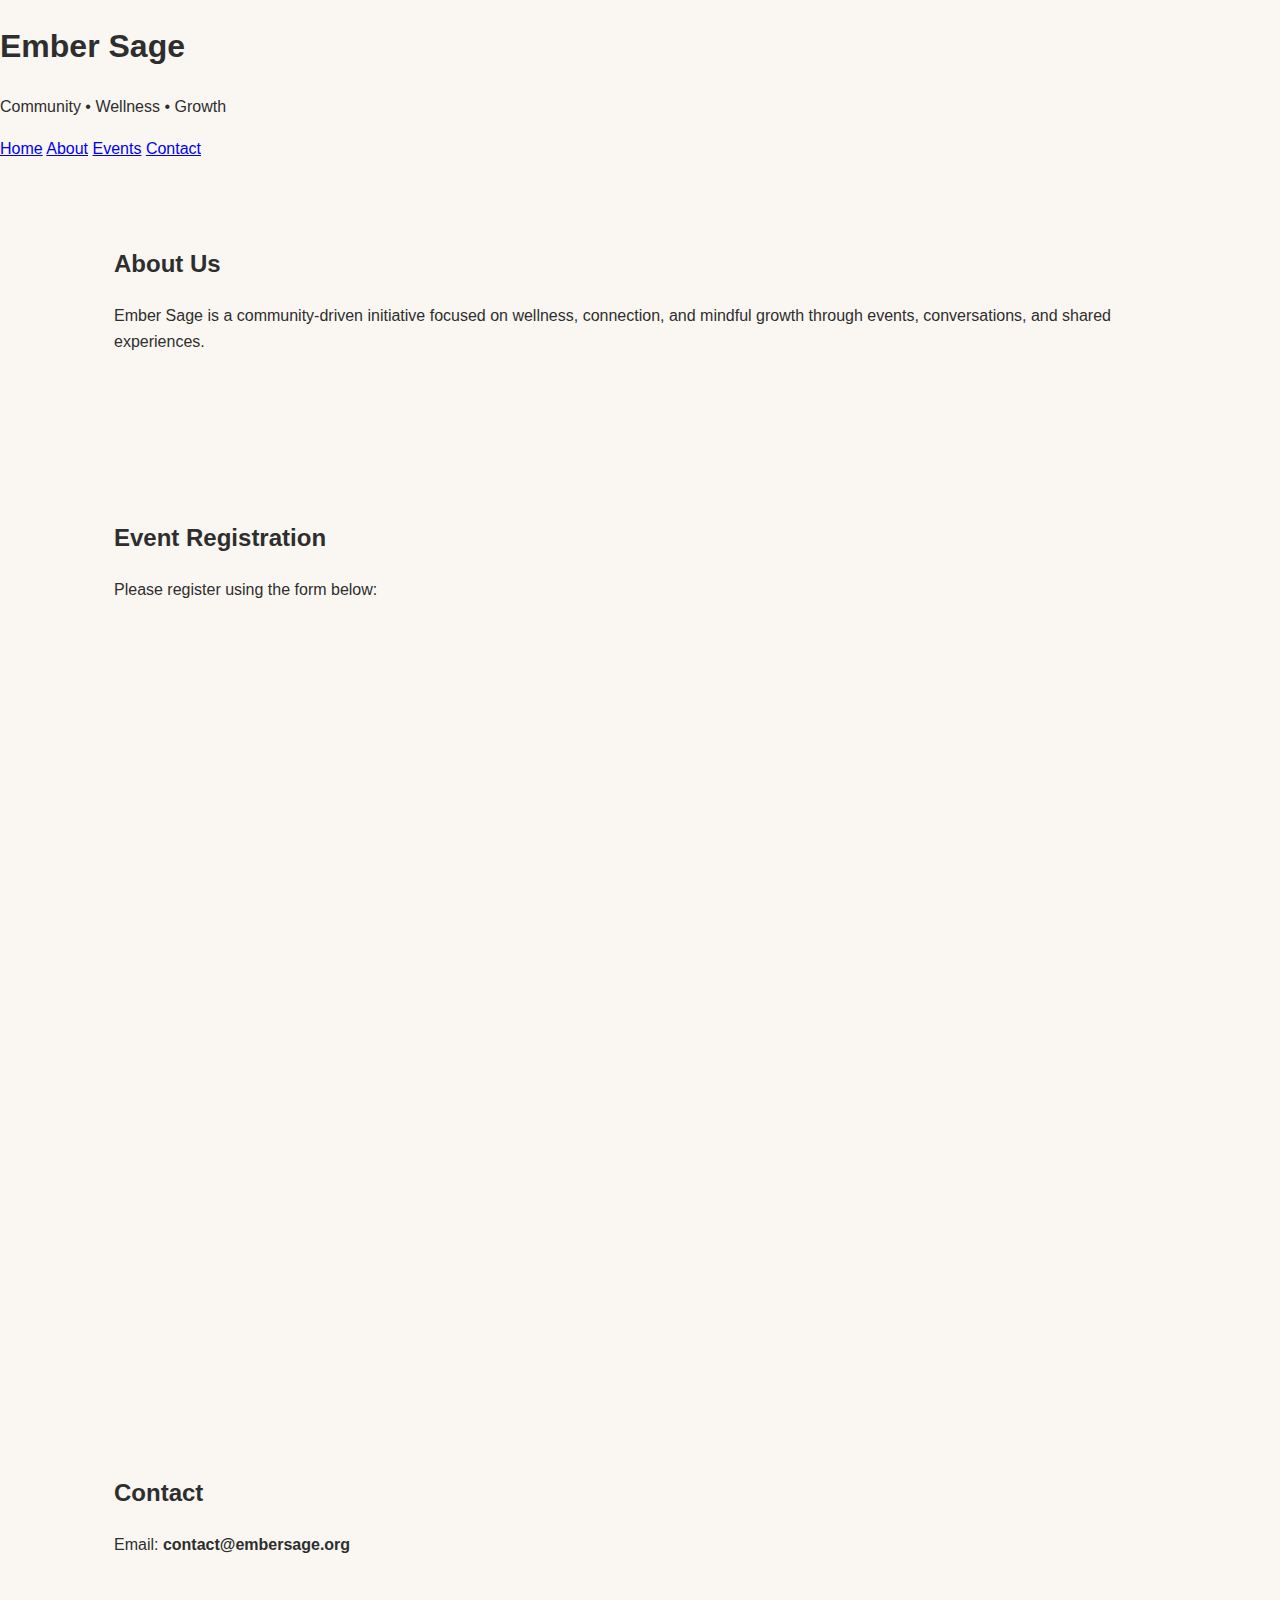
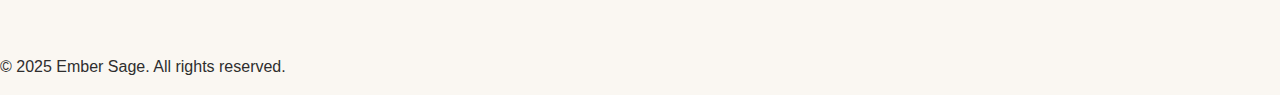
<file: index.html>
<!DOCTYPE html>
<html lang="en">
<head>
  <meta charset="UTF-8" />
  <meta name="viewport" content="width=device-width, initial-scale=1.0" />
  <title>Ember Sage</title>
  <link rel="stylesheet" href="styles.css" />
</head>
<body>

<header>
  <h1>Ember Sage</h1>
  <p>Community • Wellness • Growth</p>
</header>

<nav>
  <a href="#">Home</a>
  <a href="#about">About</a>
  <a href="#events">Events</a>
  <a href="#contact">Contact</a>
</nav>

<section id="about">
  <h2>About Us</h2>
  <p>
    Ember Sage is a community-driven initiative focused on wellness,
    connection, and mindful growth through events, conversations, and shared experiences.
  </p>
</section>

<section id="events">
  <h2>Event Registration</h2>
  <p>Please register using the form below:</p>

  <iframe
    src="https://docs.google.com/forms/d/e/1FAIpQLSeLeWOYLXIzP5_GBnXxuyjwRxRISU9AjVf_2mGNcMaEYrc36g/viewform?embedded=true" 
    height="700"
    frameborder="0"
    marginheight="0"
    marginwidth="0">
    Loading…
  </iframe>
</section>


<section id="contact">
  <h2>Contact</h2>
  <p>Email: <strong>contact@embersage.org</strong></p>
</section>

<footer>
  <p>© 2025 Ember Sage. All rights reserved.</p>
</footer>

</body>
</html>
</file>
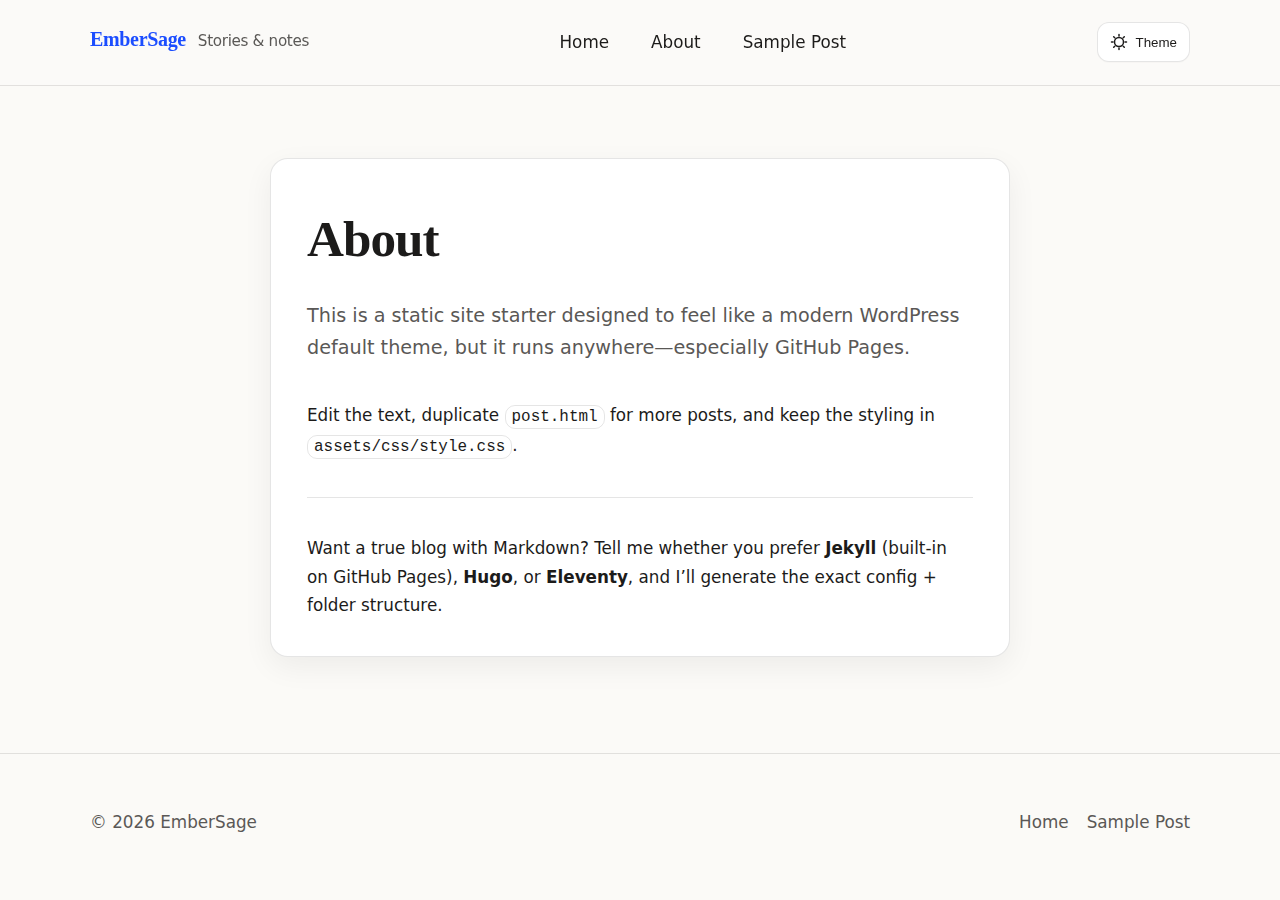
<file: about.html>
<!doctype html>
<html lang="en">
<head>
  <meta charset="utf-8" />
  <meta name="viewport" content="width=device-width, initial-scale=1" />
  <title>EmberSage — About</title>
  <meta name="description" content="About this GitHub Pages template." />
  <link rel="stylesheet" href="assets/css/style.css" />
  <script defer src="assets/js/theme.js"></script>
</head>
<body>
  <a class="skip-link" href="#main">Skip to content</a>

  <header class="site-header">
    <div class="container header-inner">
      <a class="brand" href="index.html">
        <span class="mark">EmberSage</span>
        <span class="tag">Stories & notes</span>
      </a>

      <nav class="nav" aria-label="Primary navigation">
        <a href="index.html">Home</a>
        <a href="about.html" aria-current="page">About</a>
        <a href="post.html">Sample Post</a>
      </nav>

      <div class="header-actions">
        <button class="btn icon-btn" type="button" onclick="toggleTheme()" aria-label="Toggle theme">
          <svg class="icon" viewBox="0 0 24 24" fill="none" aria-hidden="true">
            <path d="M12 18a6 6 0 1 0 0-12 6 6 0 0 0 0 12Z" stroke="currentColor" stroke-width="2"/>
            <path d="M12 2v2M12 20v2M4.93 4.93l1.41 1.41M17.66 17.66l1.41 1.41M2 12h2M20 12h2M4.93 19.07l1.41-1.41M17.66 6.34l1.41-1.41"
              stroke="currentColor" stroke-width="2" stroke-linecap="round"/>
          </svg>
          Theme
        </button>
      </div>
    </div>
  </header>

  <main id="main">
    <section class="hero" style="padding-bottom: var(--space-4);">
      <div class="container">
        <div class="content card prose">
          <h1>About</h1>
          <p class="lead">
            This is a static site starter designed to feel like a modern WordPress default theme,
            but it runs anywhere—especially GitHub Pages.
          </p>
          <p>
            Edit the text, duplicate <code>post.html</code> for more posts, and keep the styling in
            <code>assets/css/style.css</code>.
          </p>
          <hr class="hr" />
          <p style="margin-bottom:0;">
            Want a true blog with Markdown? Tell me whether you prefer <strong>Jekyll</strong> (built-in on GitHub Pages),
            <strong>Hugo</strong>, or <strong>Eleventy</strong>, and I’ll generate the exact config + folder structure.
          </p>
        </div>
      </div>
    </section>
  </main>

  <footer class="site-footer">
    <div class="container footer-inner">
      <div>© <span id="year"></span> EmberSage</div>
      <div class="footer-links">
        <a href="index.html">Home</a>
        <a href="post.html">Sample Post</a>
      </div>
    </div>
  </footer>

  <script>
    document.getElementById("year").textContent = new Date().getFullYear();
  </script>
</body>
</html>
</file>
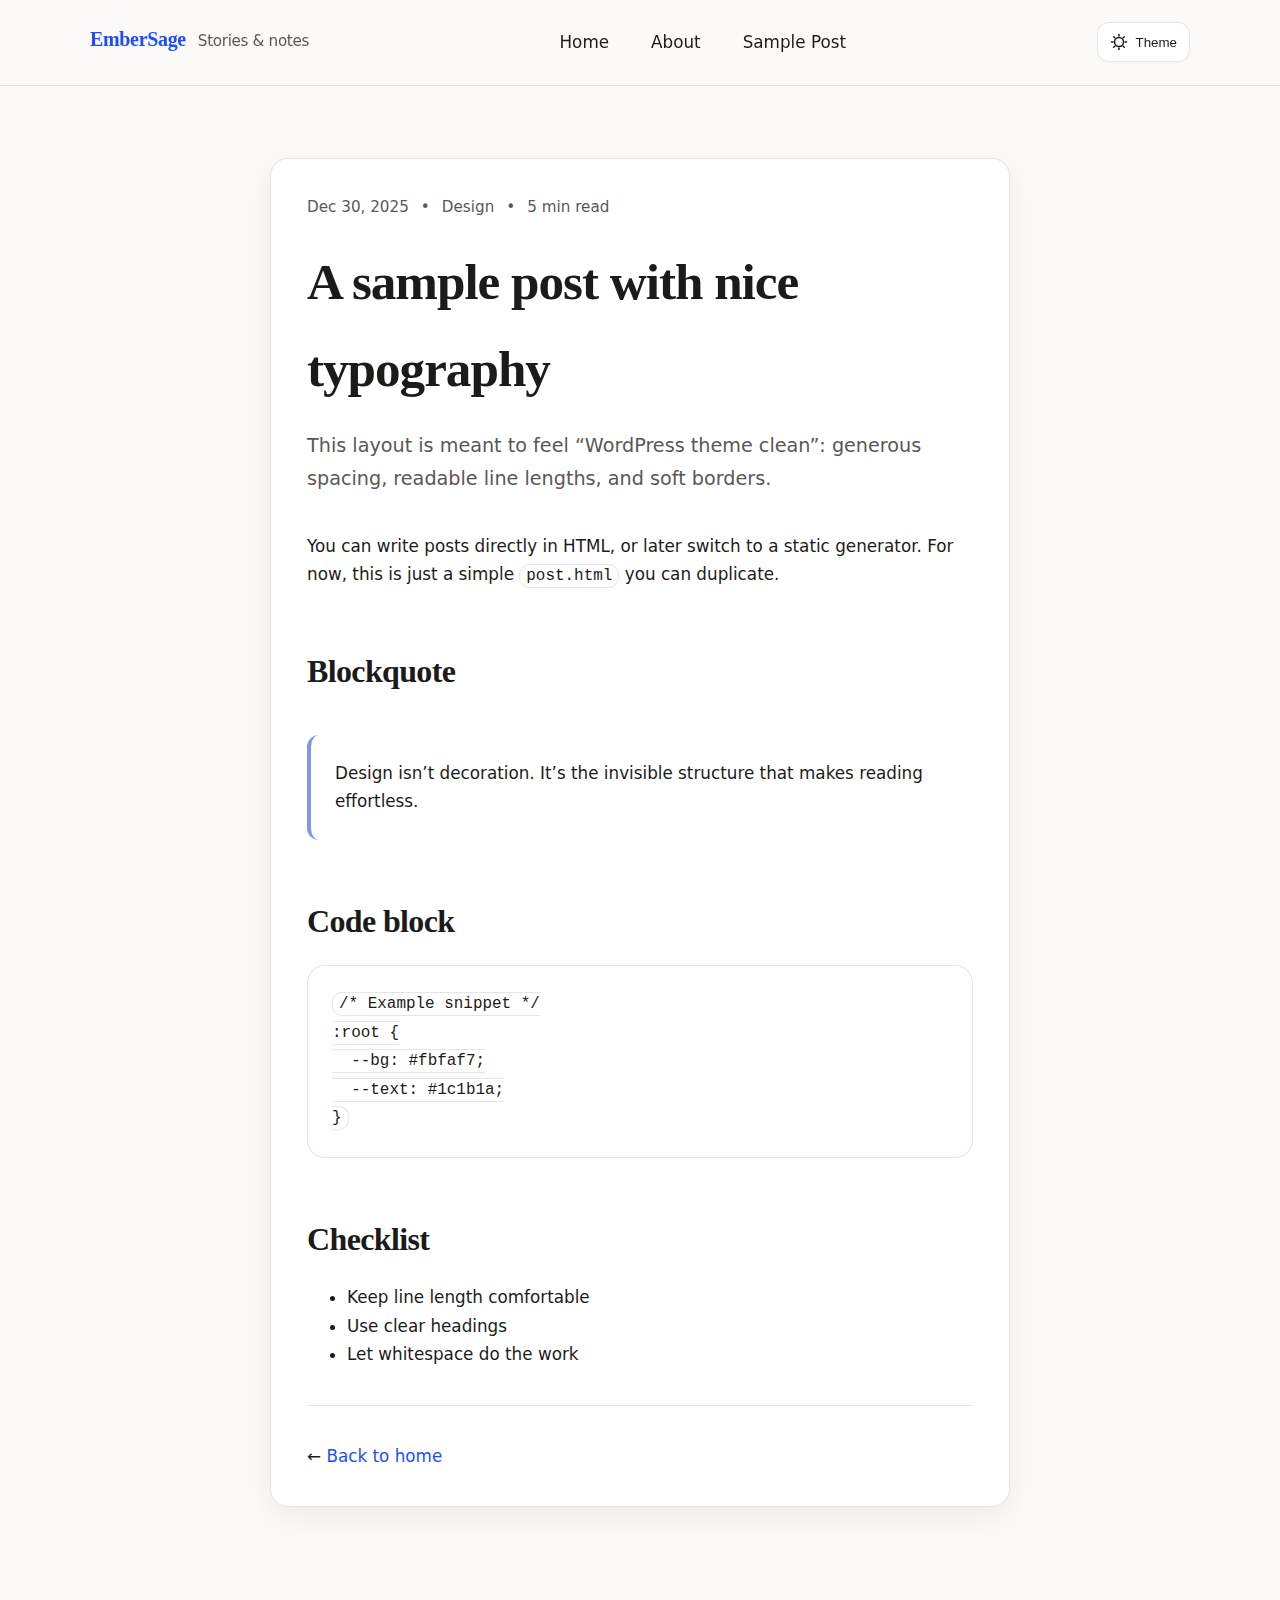
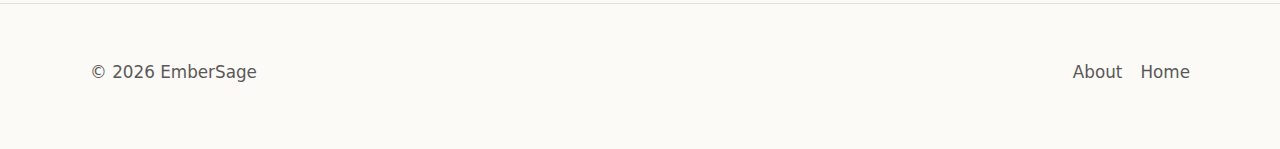
<file: post.html>
<!doctype html>
<html lang="en">
<head>
  <meta charset="utf-8" />
  <meta name="viewport" content="width=device-width, initial-scale=1" />
  <title>EmberSage — Sample Post</title>
  <meta name="description" content="A sample post page with clean typography." />
  <link rel="stylesheet" href="assets/css/style.css" />
  <script defer src="assets/js/theme.js"></script>
</head>
<body>
  <a class="skip-link" href="#main">Skip to content</a>

  <header class="site-header">
    <div class="container header-inner">
      <a class="brand" href="index.html">
        <span class="mark">EmberSage</span>
        <span class="tag">Stories & notes</span>
      </a>

      <nav class="nav" aria-label="Primary navigation">
        <a href="index.html">Home</a>
        <a href="about.html">About</a>
        <a href="post.html" aria-current="page">Sample Post</a>
      </nav>

      <div class="header-actions">
        <button class="btn icon-btn" type="button" onclick="toggleTheme()" aria-label="Toggle theme">
          <svg class="icon" viewBox="0 0 24 24" fill="none" aria-hidden="true">
            <path d="M12 18a6 6 0 1 0 0-12 6 6 0 0 0 0 12Z" stroke="currentColor" stroke-width="2"/>
            <path d="M12 2v2M12 20v2M4.93 4.93l1.41 1.41M17.66 17.66l1.41 1.41M2 12h2M20 12h2M4.93 19.07l1.41-1.41M17.66 6.34l1.41-1.41"
              stroke="currentColor" stroke-width="2" stroke-linecap="round"/>
          </svg>
          Theme
        </button>
      </div>
    </div>
  </header>

  <main id="main">
    <section class="hero" style="padding-bottom: var(--space-4);">
      <div class="container">
        <div class="content card prose">
          <div class="post-meta" style="margin-bottom: var(--space-3);">
            <span>Dec 30, 2025</span><span>•</span><span>Design</span><span>•</span><span>5 min read</span>
          </div>

          <h1>A sample post with nice typography</h1>
          <p class="lead">
            This layout is meant to feel “WordPress theme clean”: generous spacing,
            readable line lengths, and soft borders.
          </p>

          <p>
            You can write posts directly in HTML, or later switch to a static generator.
            For now, this is just a simple <code>post.html</code> you can duplicate.
          </p>

          <h2>Blockquote</h2>
          <blockquote>
            Design isn’t decoration. It’s the invisible structure that makes reading effortless.
          </blockquote>

          <h2>Code block</h2>
          <pre><code>/* Example snippet */
:root {
  --bg: #fbfaf7;
  --text: #1c1b1a;
}</code></pre>

          <h2>Checklist</h2>
          <ul>
            <li>Keep line length comfortable</li>
            <li>Use clear headings</li>
            <li>Let whitespace do the work</li>
          </ul>

          <hr class="hr" />

          <p style="margin-bottom:0;">
            ← <a href="index.html">Back to home</a>
          </p>
        </div>
      </div>
    </section>
  </main>

  <footer class="site-footer">
    <div class="container footer-inner">
      <div>© <span id="year"></span> EmberSage</div>
      <div class="footer-links">
        <a href="about.html">About</a>
        <a href="index.html">Home</a>
      </div>
    </div>
  </footer>

  <script>
    document.getElementById("year").textContent = new Date().getFullYear();
  </script>
</body>
</html>
</file>
<file: styles.css>
/* -------------------
   GLOBAL STYLES
------------------- */
:root {
  --ember: #E76F51;
  --sage: #6B8E7F;
  --dark: #2E2E2E;
  --cream: #FAF7F2;
  --light-sage: #EDF3EF;
}

* {
  box-sizing: border-box;
}

body {
  margin: 0;
  font-family: 'Poppins', sans-serif;
  background-color: var(--cream);
  color: var(--dark);
  line-height: 1.6;
}

h1, h2, h3 {
  font-weight: 600;
}

section {
  padding: 4rem 1.5rem;
  max-width: 1100px;
  margin: auto;
}

/* -------------------
   BUTTONS
------------------- */
.btn {
  display: inline-block;
  padding: 0.75rem 1.75rem;
  border-radius: 999px;
  font-weight: 500;
  text-decoration: none;
  transition: all 0.3s ease;
}

.btn.primary {
  background: var(--ember);
  color: #fff;
}

.btn.primary:hover {
  background: #d85f45;
}

.btn.secondary {
  border: 2px solid var(--sage);
  color: var(--sage);
}

.btn.secondary:hover {
  background: var(--sage);
  color: #fff;
}

/* -------------------
   HERO
------------------- */
.hero {
  background: linear-gradient(135deg, var(--ember), var(--sage));
  color: #fff;
  text-align: center;
  padding: 6rem 1.5rem;
  border-bottom-left-radius: 40px;
  border-bottom-right-radius: 40px;
}

.hero h1 {
  font-size: 3rem;
  margin-bottom: 1rem;
}

.hero-subtitle {
  font-size: 1.15rem;
  max-width: 650px;
  margin: 0 auto 2rem;
}

/* -------------------
   NAVBAR
------------------- */
.navbar {
  position: sticky;
  top: 0;
  background: #fff;
  z-index: 100;
  box-shadow: 0 4px 12px rgba(0,0,0,0.05);
}

.nav-container {
  max-width: 1100px;
  margin: auto;
  padding: 0.75rem 1.5rem;
  display: flex;
  justify-content: space-between;
  align-items: center;
}

.logo img {
  height: 40px;
  width: auto;
  display: block;
}

.nav-links {
  list-style: none;
  display: flex;
  gap: 1.5rem;
}

.nav-links a {
  text-decoration: none;
  color: var(--dark);
  font-weight: 500;
}

.nav-links a:hover {
  color: var(--ember);
}

.nav-cta {
  background: var(--ember);
  color: #fff !important;
  padding: 0.4rem 1rem;
  border-radius: 999px;
}

/* -------------------
   SECTIONS
------------------- */
.why-grid,
.leadership-steps,
.event-grid {
  display: grid;
  grid-template-columns: repeat(auto-fit, minmax(220px, 1fr));
  gap: 2rem;
}

.why-card,
.step,
.event-card {
  background: #fff;
  padding: 2rem;
  border-radius: 20px;
  box-shadow: 0 10px 25px rgba(0,0,0,0.05);
}
.leadership {
  background: var(--light-sage);
  border-radius: 30px;
}

/* -------------------
   CTA
------------------- */
.cta {
  text-align: center;
  background: linear-gradient(135deg, var(--sage), var(--ember));
  color: #fff;
  border-radius: 30px;
  padding: 4rem 2rem;
}

/* -------------------
   RESPONSIVE
------------------- */
@media (max-width: 768px) {
  .hero h1 {
    font-size: 2.2rem;
  }
}
</file>
<file: assets/css/style.css>
/* Twenty Twenty-Five-ish static template
   - readable typography
   - generous whitespace
   - subtle borders
   - responsive header/nav
   - light/dark via CSS variables
*/

:root {
  --bg: #fbfaf7;
  --surface: #ffffff;
  --text: #1c1b1a;
  --muted: #5a5856;
  --border: rgba(0,0,0,0.10);
  --shadow: 0 10px 30px rgba(0,0,0,0.06);
  --link: #1b4dff;
  --link-hover: #1238bd;

  --container: 1100px;
  --content: 740px;

  --radius: 18px;
  --radius-sm: 12px;

  --space-1: 8px;
  --space-2: 12px;
  --space-3: 18px;
  --space-4: 24px;
  --space-5: 36px;
  --space-6: 54px;
  --space-7: 72px;

  --font-sans: ui-sans-serif, system-ui, -apple-system, Segoe UI, Roboto, Helvetica, Arial, "Apple Color Emoji", "Segoe UI Emoji";
  --font-serif: ui-serif, Georgia, Cambria, "Times New Roman", Times, serif;
  --font-mono: ui-monospace, SFMono-Regular, Menlo, Monaco, Consolas, "Liberation Mono", "Courier New", monospace;

  --h1: clamp(2.25rem, 4vw, 3.2rem);
  --h2: clamp(1.6rem, 2.5vw, 2.1rem);
  --h3: 1.25rem;
  --body: 1.05rem;
  --lead: 1.2rem;
  --line: 1.7;
}

:root[data-theme="dark"] {
  --bg: #0f1115;
  --surface: #141824;
  --text: #f2f1ee;
  --muted: #b7b5b1;
  --border: rgba(255,255,255,0.12);
  --shadow: 0 10px 30px rgba(0,0,0,0.35);
  --link: #87a7ff;
  --link-hover: #b8c9ff;
}

*,
*::before,
*::after { box-sizing: border-box; }

html { scroll-behavior: smooth; }

body {
  margin: 0;
  background: var(--bg);
  color: var(--text);
  font-family: var(--font-sans);
  font-size: var(--body);
  line-height: var(--line);
  -webkit-font-smoothing: antialiased;
  text-rendering: optimizeLegibility;
}

img { max-width: 100%; height: auto; display: block; }

a { color: var(--link); text-decoration: none; }
a:hover { color: var(--link-hover); text-decoration: underline; }

.container {
  width: min(var(--container), calc(100% - 2 * var(--space-4)));
  margin-inline: auto;
}

.content {
  width: min(var(--content), 100%);
  margin-inline: auto;
}

.skip-link {
  position: absolute;
  left: -999px;
  top: var(--space-2);
  background: var(--surface);
  color: var(--text);
  padding: var(--space-2) var(--space-3);
  border-radius: var(--radius-sm);
  border: 1px solid var(--border);
  z-index: 9999;
}
.skip-link:focus { left: var(--space-4); }

.site-header {
  position: sticky;
  top: 0;
  z-index: 50;
  backdrop-filter: blur(10px);
  background: color-mix(in oklab, var(--bg) 80%, transparent);
  border-bottom: 1px solid var(--border);
}

.header-inner {
  display: flex;
  align-items: center;
  justify-content: space-between;
  padding: var(--space-3) 0;
  gap: var(--space-3);
}

.brand {
  display: flex;
  align-items: baseline;
  gap: var(--space-2);
  font-weight: 650;
  letter-spacing: -0.02em;
}
.brand .mark {
  font-family: var(--font-serif);
  font-size: 1.25rem;
  line-height: 1;
}
.brand .tag {
  color: var(--muted);
  font-weight: 500;
  font-size: 0.95rem;
}

.nav {
  display: flex;
  align-items: center;
  gap: var(--space-3);
}

.nav a {
  color: var(--text);
  text-decoration: none;
  padding: 10px 12px;
  border-radius: var(--radius-sm);
}
.nav a:hover {
  background: color-mix(in oklab, var(--surface) 85%, transparent);
  text-decoration: none;
}

.header-actions {
  display: flex;
  align-items: center;
  gap: var(--space-2);
}

.btn {
  appearance: none;
  border: 1px solid var(--border);
  background: var(--surface);
  color: var(--text);
  border-radius: var(--radius-sm);
  padding: 10px 12px;
  cursor: pointer;
  box-shadow: 0 1px 0 rgba(0,0,0,0.02);
}
.btn:hover {
  box-shadow: var(--shadow);
  transform: translateY(-1px);
}
.btn:active { transform: translateY(0); }

.icon-btn {
  display: inline-flex;
  align-items: center;
  gap: 8px;
}
.icon {
  width: 18px;
  height: 18px;
}

.hero {
  padding: var(--space-7) 0 var(--space-6);
}

.hero .kicker {
  color: var(--muted);
  font-weight: 600;
  letter-spacing: 0.08em;
  text-transform: uppercase;
  font-size: 0.85rem;
  margin: 0 0 var(--space-2);
}

.hero h1 {
  font-family: var(--font-serif);
  font-size: var(--h1);
  margin: 0 0 var(--space-3);
  letter-spacing: -0.03em;
}

.hero .lead {
  font-size: var(--lead);
  color: var(--muted);
  margin: 0 0 var(--space-5);
}

.card {
  background: var(--surface);
  border: 1px solid var(--border);
  border-radius: var(--radius);
  padding: var(--space-5);
  box-shadow: var(--shadow);
}

.grid {
  display: grid;
  grid-template-columns: 1.2fr 0.8fr;
  gap: var(--space-5);
  align-items: start;
}

@media (max-width: 860px) {
  .grid { grid-template-columns: 1fr; }
}

.section-title {
  font-family: var(--font-serif);
  font-size: var(--h2);
  letter-spacing: -0.02em;
  margin: 0 0 var(--space-3);
}

.post-list {
  display: grid;
  gap: var(--space-3);
  margin: 0;
  padding: 0;
  list-style: none;
}

.post-item {
  padding: var(--space-3);
  border-radius: var(--radius-sm);
  border: 1px solid var(--border);
  background: color-mix(in oklab, var(--surface) 92%, transparent);
}
.post-item:hover {
  background: var(--surface);
  box-shadow: var(--shadow);
}

.post-meta {
  display: flex;
  gap: var(--space-2);
  flex-wrap: wrap;
  color: var(--muted);
  font-size: 0.95rem;
  margin-bottom: var(--space-2);
}

.post-item h3 {
  margin: 0 0 var(--space-2);
  font-size: var(--h3);
  letter-spacing: -0.01em;
}

.prose h1, .prose h2, .prose h3 {
  font-family: var(--font-serif);
  letter-spacing: -0.02em;
}
.prose h1 { font-size: var(--h1); margin: 0 0 var(--space-3); }
.prose h2 { font-size: var(--h2); margin: var(--space-6) 0 var(--space-2); }
.prose h3 { font-size: 1.35rem; margin: var(--space-5) 0 var(--space-2); }

.prose p { margin: 0 0 var(--space-3); }
.prose p.lead { font-size: var(--lead); color: var(--muted); }

.prose blockquote {
  margin: var(--space-5) 0;
  padding: var(--space-4);
  border-left: 4px solid color-mix(in oklab, var(--link) 50%, var(--border));
  background: color-mix(in oklab, var(--surface) 85%, transparent);
  border-radius: var(--radius-sm);
  color: var(--text);
}

.prose code {
  font-family: var(--font-mono);
  font-size: 0.95em;
  background: color-mix(in oklab, var(--surface) 86%, transparent);
  border: 1px solid var(--border);
  padding: 2px 6px;
  border-radius: 10px;
}

.prose pre {
  overflow: auto;
  padding: var(--space-4);
  border-radius: var(--radius);
  border: 1px solid var(--border);
  background: color-mix(in oklab, var(--surface) 88%, transparent);
}

.site-footer {
  margin-top: var(--space-7);
  border-top: 1px solid var(--border);
  padding: var(--space-6) 0;
  color: var(--muted);
}

.footer-inner {
  display: flex;
  flex-wrap: wrap;
  gap: var(--space-3);
  justify-content: space-between;
  align-items: center;
}

.footer-links { display: flex; gap: var(--space-3); flex-wrap: wrap; }
.footer-links a { color: var(--muted); }
.footer-links a:hover { color: var(--text); }

.badge {
  display: inline-flex;
  align-items: center;
  gap: 8px;
  padding: 8px 12px;
  border: 1px solid var(--border);
  border-radius: 999px;
  background: color-mix(in oklab, var(--surface) 90%, transparent);
  color: var(--muted);
  font-size: 0.95rem;
}

.hr {
  height: 1px;
  background: var(--border);
  margin: var(--space-5) 0;
  border: 0;
}
</file>
